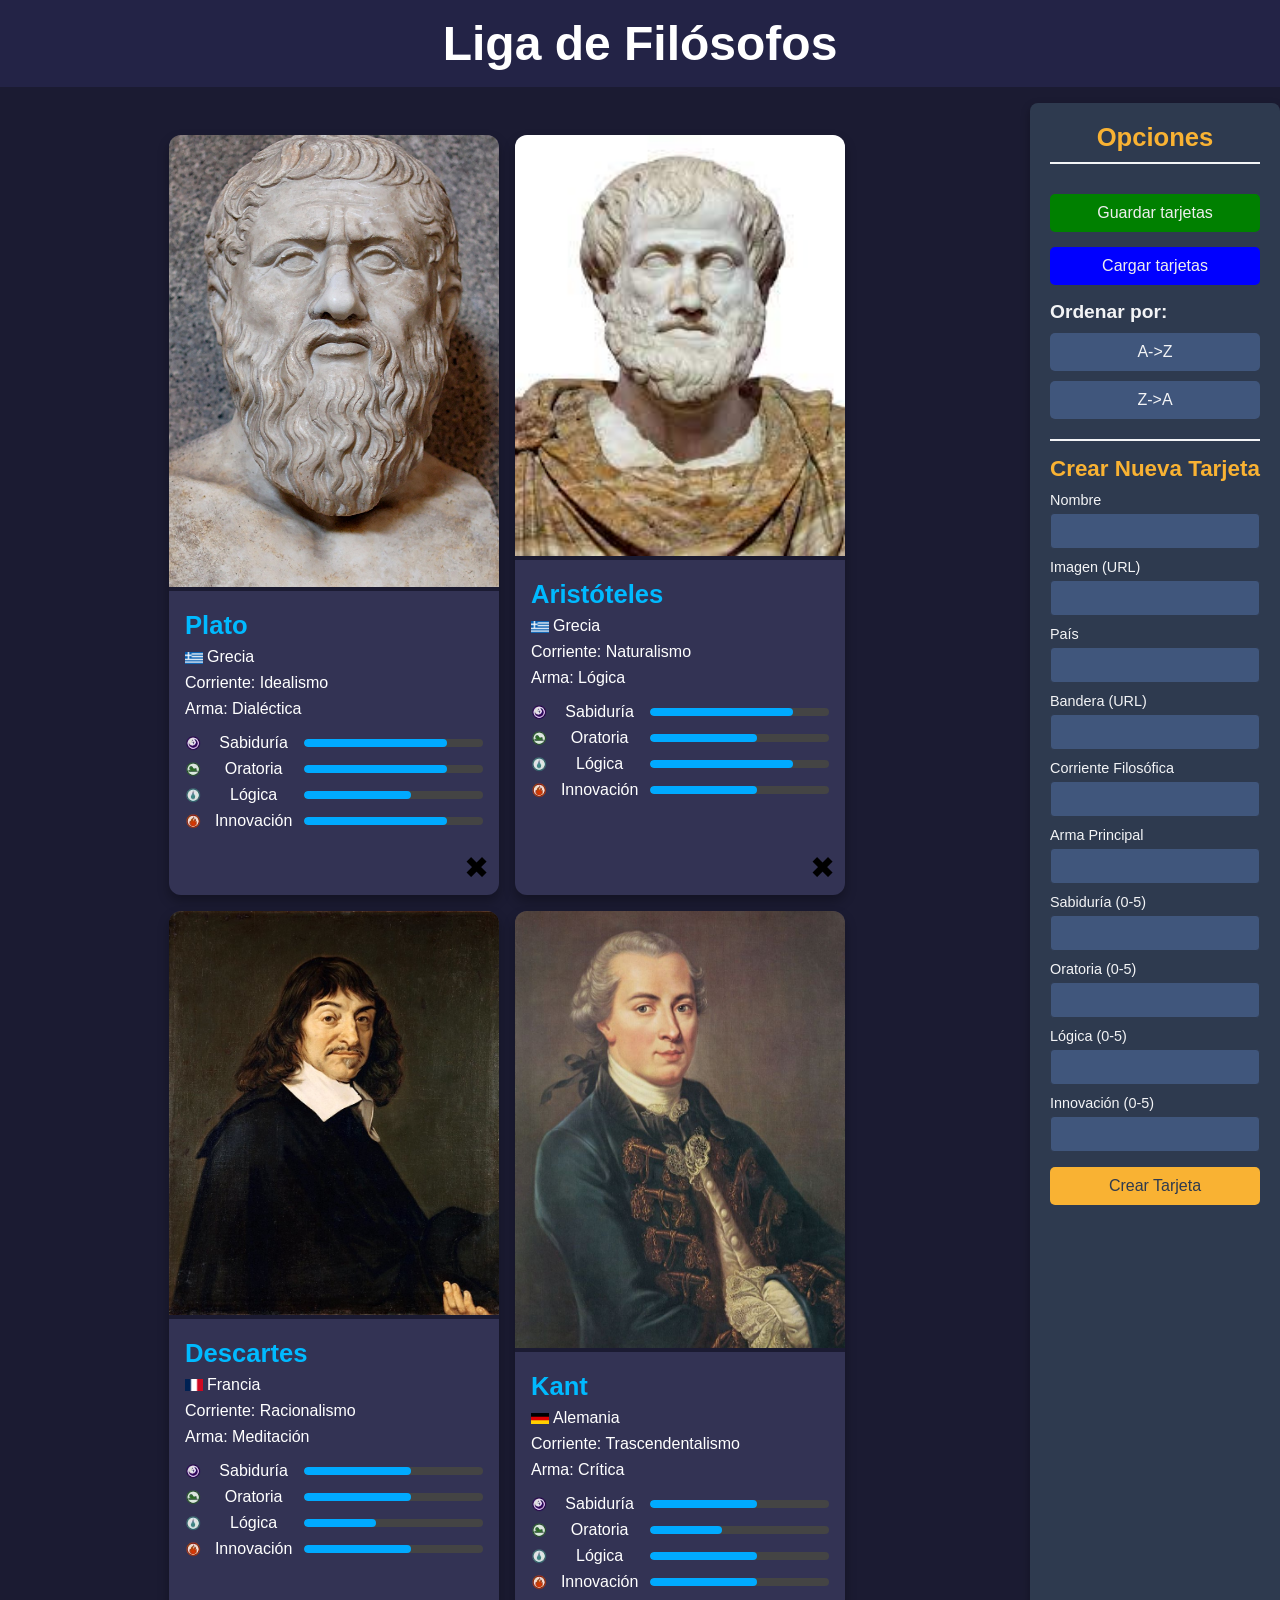
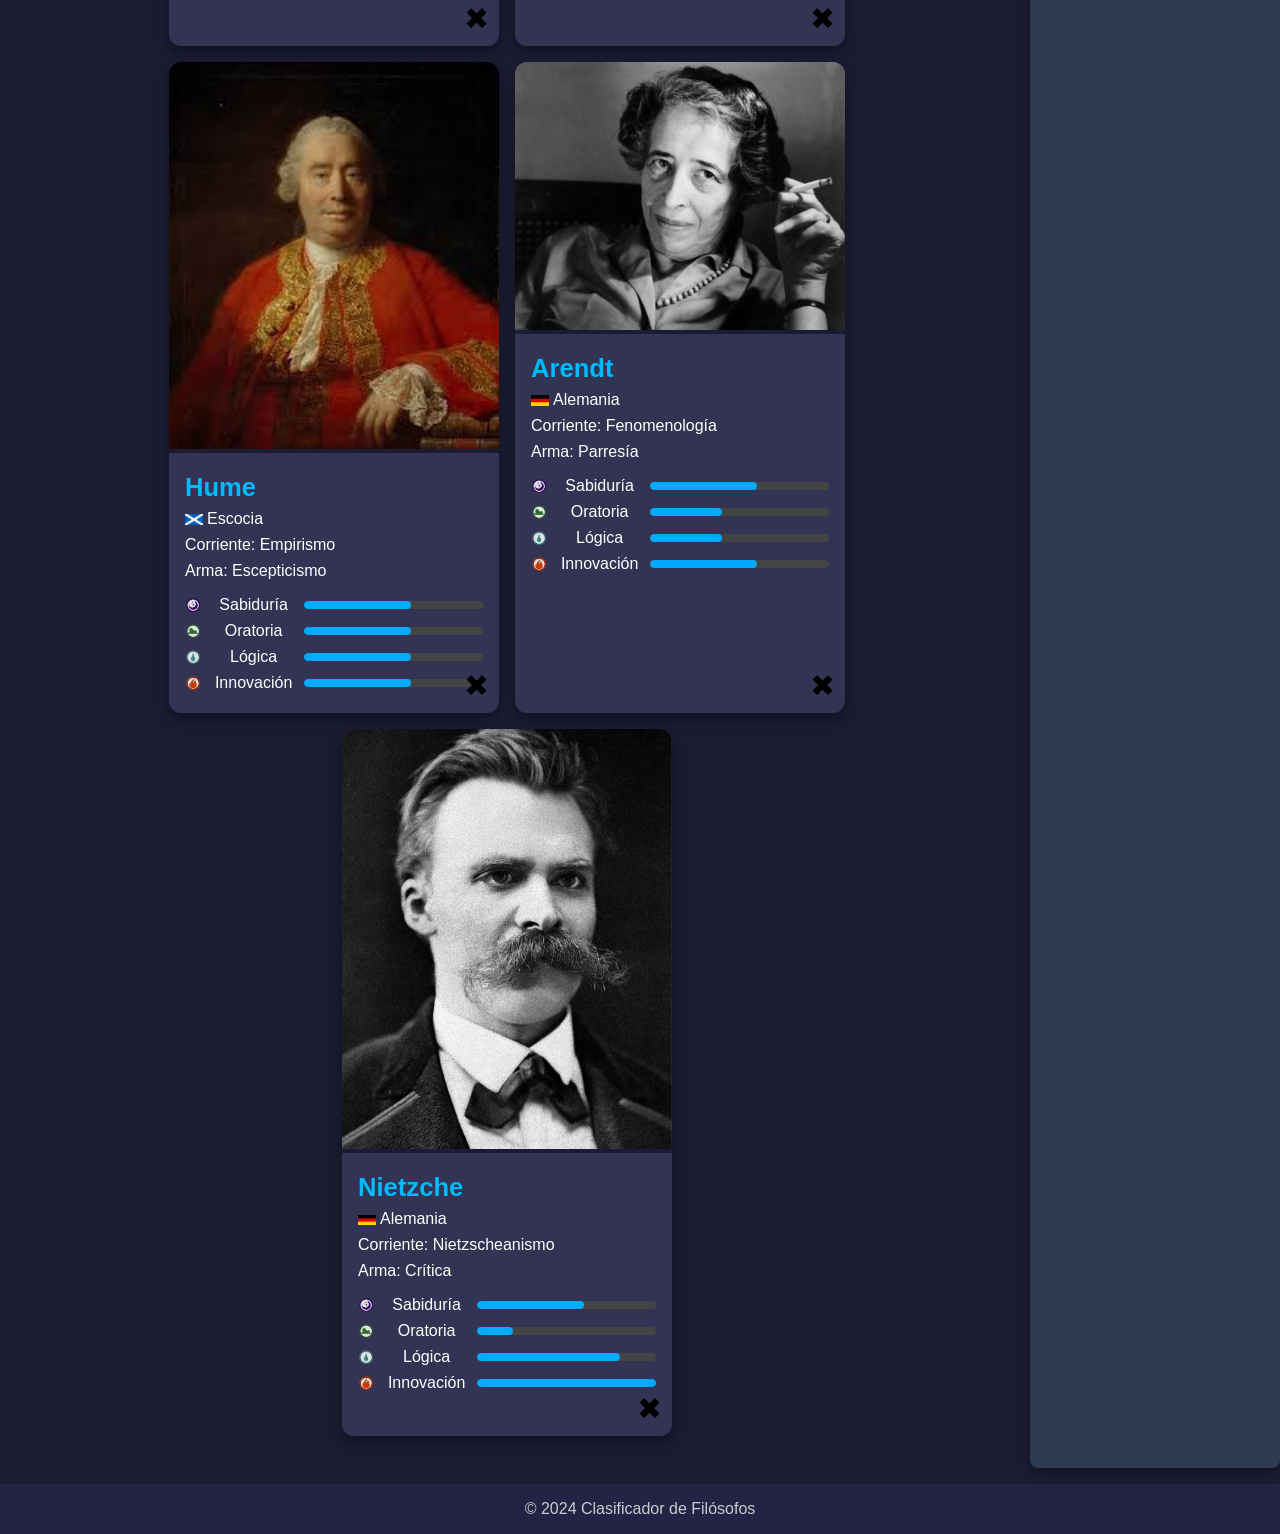
<file: index.html>
<!DOCTYPE html>
<html lang="es">
<head>
    <meta charset="UTF-8">
    <meta name="viewport" content="width=device-width, initial-scale=1.0">
    <title>Liga de Filósofos</title>
    <link rel="stylesheet" href="style.css">
</head>
<body>
    <header>
        <h1>Liga de Filósofos</h1>
    </header>

    <aside class="sidebar">
        <h2>Opciones</h2>
        <button type="submit" class="save-btn">Guardar tarjetas</button>
        <button type="submit" class="load-btn">Cargar tarjetas</button>
        <div class="sort-options">
          <h3>Ordenar por:</h3>
          <button class="sort-btn">A->Z</button>
          <button class="sort-btn">Z->A</button>
        </div>
        
        <!-- Formulario para crear una nueva tarjeta -->
        <div class="create-card-form">
          <h3>Crear Nueva Tarjeta</h3>
          <form>
            <label for="name">Nombre</label>
            <input type="text" id="name" class="name" required>

            <label for="name">Imagen (URL)</label>
            <input type="text" id="picture" class="picture" required>
      
            <label for="country">País</label>
            <input type="text" id="country" class="country" required>

            <label for="country">Bandera (URL)</label>
            <input type="text" id="flag" class="flag" required>
      
            <label for="philosophy">Corriente Filosófica</label>
            <input type="text" id="current" class="current" required>
      
            <label for="weapon">Arma Principal</label>
            <input type="text" id="weapon" class="weapon" required>
      
            <label for="skills">Sabiduría (0-5)</label>
            <input type="number" id="wisdom" class="wisdom" min="1" max="5" required>

            <label for="skills">Oratoria (0-5)</label>
            <input type="number" id="oratory" class="oratory" min="1" max="5" required>

            <label for="skills">Lógica (0-5)</label>
            <input type="number" id="logic" class="logic" min="1" max="5" required>

            <label for="skills">Innovación (0-5)</label>
            <input type="number" id="innovation" class="innovation" min="1" max="5" required>
      
            <button class="create-btn">Crear Tarjeta</button>
          </form>
        </div>
      </aside>
      

    <main>
        <section class="cards-container">
        <!--
                <div class="card">
                    <img src="https://upload.wikimedia.org/wikipedia/commons/thumb/d/da/Plato_Pio-Clemetino_Inv305.jpg/1200px-Plato_Pio-Clemetino_Inv305.jpg" alt="Foto de Filósofo" class="photo">
                    <div class="card-info">
                    <h3 class="nombre">Platón</h3>
                    <div class="info-row">
                        <div class="info-pais">
                            <img src="" alt="Bandera de Grecia">
                            <span class="pais"> Grecia</span>
                        </div>
                        <div class="info-corriente">
                            <span>Corriente: </span><span class="corriente">Idealismo</span>
                        </div>
                        <div class="info-arma">
                            <span>Arma: </span><span class="arma">Dialéctica</span>
                        </div>
                    </div>
                    <div class="skills">
                        <div class="skill">
                            <img src="https://via.placeholder.com/16" alt="Icono de sabiduría">
                            <span class="skill-name">Sabiduría</span>
                            <div class="skill-bar">
                                <div class="level" style="width: 90%;"></div>
                            </div>
                        </div>
                        <div class="skill">
                            <img src="https://via.placeholder.com/16" alt="Icono de oratoria">
                            <span class="skill-name">Oratoria</span>
                            <div class="skill-bar">
                                <div class="level" style="width: 90%;"></div>
                            </div>
                        </div>
                        <div class="skill">
                            <img src="https://via.placeholder.com/16" alt="Icono de lógica">
                            <span class="skill-name">Lógica</span>
                            <div class="skill-bar">
                                <div class="level" style="width: 75%;"></div>
                            </div>
                        </div>
                        <div class="skill">
                            <img src="https://via.placeholder.com/16" alt="Icono de innovación">
                            <span class="skill-name">Innovación</span>
                            <div class="skill-bar">
                                <div class="level" style="width: 90%;"></div>
                            </div>
                        </div>
                    </div>
                </div>
            </div>
        -->
        </section>
    </main>

    <footer>
        <p>&copy; 2024 Clasificador de Filósofos</p>
    </footer>

    <script src="./script.js"></script>
</body> 
</html>
</file>
<file: style.css>
* {
    margin: 0;
    padding: 0;
    box-sizing: border-box;
}

body {
    font-family: Arial, sans-serif;
    background-color: #1b1b32;
    color: #e6e6e6;
    display: grid;
    grid-template-columns: 1fr 4fr 1fr;
    grid-template-rows: auto 1fr auto;
    grid-template-areas:
        "header header header"
        "main main aside"
        "footer footer footer";
    min-height: 100vh;
    gap: 1rem;
}

header {
    grid-area: header;
    background-color: #232346;
    padding: 1rem;
    text-align: center;
    font-size: 1.5rem;
    color: #ffffff;
}

aside {
    grid-area: aside;
    background-color: #2d2d4a;
    padding: 1rem;
    border-radius: 8px;
}

main {
    grid-area: main;
    padding: 2rem;
    display: flex;
    flex-wrap: wrap;
    gap: 1.5rem;
    justify-content: center;
}

footer {
    grid-area: footer;
    background-color: #232346;
    text-align: center;
    padding: 1rem;
    color: #cccccc;
}

.cards-container {
    display: flex;
    flex-wrap: wrap;
    gap: 1rem;
    justify-content: center;
}

.card {
    background-color: #333354;
    width: 330px;
    border-radius: 12px;
    overflow: hidden;
    box-shadow: 0 6px 12px rgba(0, 0, 0, 0.3);
    color: #fff;
    transition: transform 0.3s ease, box-shadow 0.3s ease;
    position: relative;
}

.card:hover {
    transform: scale(1.05);
    box-shadow: 0 8px 16px rgba(0, 0, 0, 0.5);
}

.picture {
    width: 100%;
    /* height: auto; */
    max-height: 60%;
    object-fit: cover;
    border-bottom: 4px solid #1b1b32;
}

.card-info {
    padding: 1rem;
}

.card-info h3 {
    font-size: 1.6rem;
    margin-bottom: 0.5rem;
    color: #00baff;
}

.info-row {
    display: flex;
    flex-direction: column;
    font-size: 1rem;
    margin-bottom: 1rem;
    row-gap: 0.5rem;
}

.info-row span {
    margin-bottom: 6px;
}

.info-row img {
    width: 18px;
    vertical-align: middle;
    margin-right: 4px;
}

.skills {
    display: flex;
    flex-direction: column;
    gap: 0.5rem;
}

.skill {
    display: flex;
    align-items: center;
    justify-content: space-between;
}

.skill img {
    width: 16px;
    vertical-align: middle;
    margin-right: 6px;
}

.skill-bar {
    background-color: #444;
    height: 8px;
    width: 60%;
    border-radius: 4px;
    overflow: hidden;
    margin-left: 4px;
}

.level {
    background-color: #00aaff;
    height: 100%;
    border-radius: 4px;
}

.delete-button{
    position: absolute;
    color: black;
    font-size: 30px;
    bottom: 10px;
    right: 10px;
    z-index: 10;
}

.delete-button:hover{
    color: red;
    cursor: pointer;
}


/* Estilos generales para el aside */
.sidebar {
    background-color: #2e3a4f;
    /* Color oscuro */
    color: #f3f4f6;
    /* Color claro para texto */
    padding: 20px;
    width: 250px;
    border-radius: 8px;
}

/* Título del aside */
.sidebar h2 {
    font-size: 1.6em;
    margin-bottom: 15px;
    color: #f9b233;
    /* Un color destacado */
    text-align: center;
    border-bottom: 2px solid #f3f4f6;
    padding-bottom: 10px;
}

/* Estilos para secciones */
.sidebar .filters,
.sidebar .sort-options {
    margin-bottom: 20px;
}

/* Subtítulos de secciones */
.sidebar .sort-options h3 {
    font-size: 1.2em;
    color: #f3f4f6;
    margin-bottom: 10px;
}

/* Botones de filtro */
.filter-btn,
.sort-btn {
    display: block;
    width: 100%;
    padding: 10px 15px;
    margin-bottom: 10px;
    font-size: 1em;
    background-color: #40567c;
    color: #f3f4f6;
    border: none;
    border-radius: 5px;
    cursor: pointer;
    transition: all 0.3s ease;
}

.filter-btn:hover,
.sort-btn:hover {
    background-color: #5778a4;
    transform: translateY(-2px);
}

/* Efecto de sombra */
.sidebar {
    box-shadow: 0px 4px 10px rgba(0, 0, 0, 0.3);
}

/* Estilos para la sección de creación de tarjeta */
.create-card-form {
    margin-top: 20px;
    padding-top: 15px;
    border-top: 2px solid #f3f4f6;
}

.create-card-form h3 {
    font-size: 1.4em;
    color: #f9b233;
    margin-bottom: 10px;
}

/* Estilos para los elementos del formulario */
.create-card-form label {
    display: block;
    font-size: 0.9em;
    color: #f3f4f6;
    margin-top: 10px;
}

.create-card-form input[type="text"],
.create-card-form input[type="number"] {
    width: 100%;
    padding: 8px;
    margin-top: 5px;
    background-color: #40567c;
    border: 1px solid #2e3a4f;
    border-radius: 4px;
    color: #f3f4f6;
    font-size: 1em;
}

/* Botón para crear la tarjeta */
.create-btn {
    margin-top: 15px;
    width: 100%;
    padding: 10px;
    font-size: 1em;
    background-color: #f9b233;
    color: #2e3a4f;
    border: none;
    border-radius: 5px;
    cursor: pointer;
    transition: all 0.3s ease;
}

.create-btn:hover {
    background-color: #e6a028;
    transform: translateY(-2px);
}

/* Botón para guardar tarjetas */
.save-btn {
    margin-top: 15px;
    width: 100%;
    padding: 10px;
    font-size: 1em;
    background-color: green;
    color: #eee;
    border: none;
    border-radius: 5px;
    cursor: pointer;
    transition: all 0.3s ease;
}

.save-btn:hover {
    background-color: green;
    transform: translateY(-2px);
}

/* Botón para cargar tarjetas */
.load-btn {
    margin-top: 15px;
    width: 100%;
    padding: 10px;
    font-size: 1em;
    background-color: blue;
    color: #eee;
    border: none;
    border-radius: 5px;
    cursor: pointer;
    transition: all 0.3s ease;
    margin-bottom: 1em;
}

.load-btn:hover {
    background-color: blue;
    transform: translateY(-2px);
}
</file>
